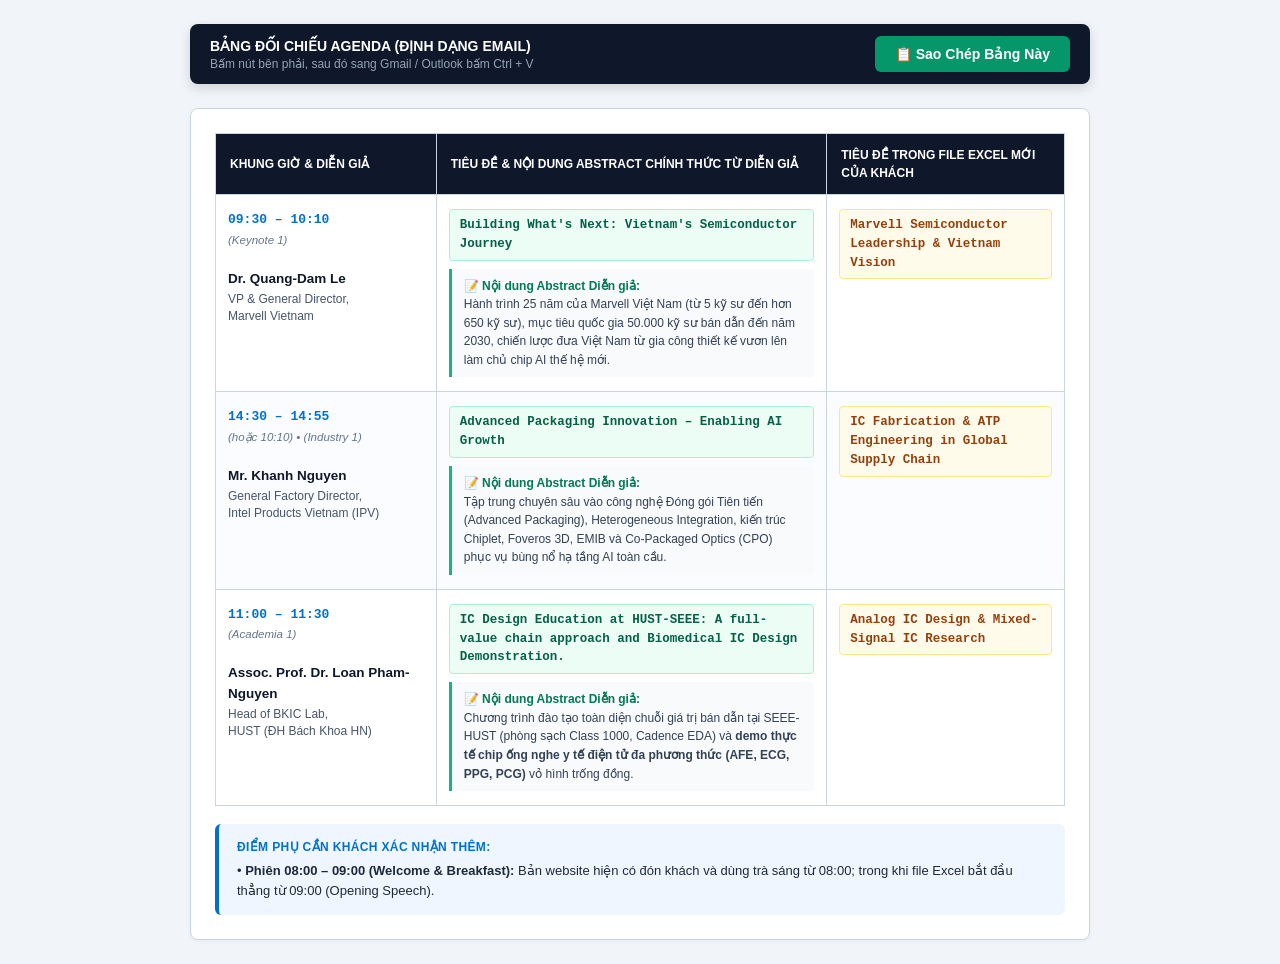
<file: agenda_client_review.html>
<!DOCTYPE html>
<html lang="vi">
<head>
  <meta charset="UTF-8">
  <title>Vietnam Semiconductor Summit 2026 - Bảng Đối Chiếu Agenda Dán Vào Email</title>
  <style>
    /* Nút copy trên trình duyệt (không bị dán vào email) */
    .top-action-bar {
      position: sticky;
      top: 0;
      background: #0f172a;
      color: #ffffff;
      padding: 12px 20px;
      display: flex;
      justify-content: space-between;
      align-items: center;
      border-radius: 8px;
      margin-bottom: 24px;
      box-shadow: 0 4px 12px rgba(0,0,0,0.15);
      font-family: -apple-system, BlinkMacSystemFont, "Segoe UI", Roboto, sans-serif;
      z-index: 100;
    }
    .btn-copy {
      background: #059669;
      color: #ffffff;
      border: none;
      padding: 10px 20px;
      font-size: 14px;
      font-weight: 700;
      border-radius: 6px;
      cursor: pointer;
      display: flex;
      align-items: center;
      gap: 8px;
      transition: background 0.2s, transform 0.1s;
    }
    .btn-copy:hover {
      background: #047857;
      transform: translateY(-1px);
    }
    .btn-copy:active {
      transform: translateY(0);
    }
    #toast-msg {
      display: none;
      color: #34d399;
      font-weight: 700;
      font-size: 13px;
    }
  </style>
</head>
<body style="margin: 0; padding: 24px 16px; background-color: #f1f5f9; font-family: -apple-system, BlinkMacSystemFont, 'Segoe UI', Roboto, Helvetica, Arial, sans-serif; color: #1e293b; -webkit-font-smoothing: antialiased;">

  <div style="max-width: 900px; margin: 0 auto;">

    <!-- Thanh nút bấm hỗ trợ Copy nhanh -->
    <div class="top-action-bar">
      <div>
        <strong style="font-size: 14px;">BẢNG ĐỐI CHIẾU AGENDA (ĐỊNH DẠNG EMAIL)</strong>
        <div style="font-size: 12px; color: #94a3b8; margin-top: 2px;">Bấm nút bên phải, sau đó sang Gmail / Outlook bấm Ctrl + V</div>
      </div>
      <div style="display: flex; align-items: center; gap: 12px;">
        <span id="toast-msg">✅ Đã copy! Hãy dán (Ctrl + V) vào email</span>
        <button class="btn-copy" onclick="copyTableSnippet()">
          📋 Sao Chép Bảng Này
        </button>
      </div>
    </div>

    <!-- KHU VỰC ĐƯỢC SAO CHÉP ĐỂ DÁN VÀO GIỮA EMAIL (INLINE CSS 100%) -->
    <div id="email-table-snippet" style="background-color: #ffffff; border: 1px solid #cbd5e1; border-radius: 8px; padding: 24px; box-shadow: 0 2px 4px rgba(0,0,0,0.04);">
      
      <!-- Bảng đối chiếu 3 cột -->
      <table style="width: 100%; border-collapse: collapse; border: 1px solid #cbd5e1; font-family: Arial, sans-serif; font-size: 13px; line-height: 1.5; color: #1e293b;">
        <thead>
          <tr style="background-color: #0f172a; color: #ffffff;">
            <th style="padding: 12px 14px; border: 1px solid #cbd5e1; text-align: left; width: 26%; font-size: 12px; font-weight: bold; text-transform: uppercase;">
              Khung giờ & Diễn giả
            </th>
            <th style="padding: 12px 14px; border: 1px solid #cbd5e1; text-align: left; width: 46%; font-size: 12px; font-weight: bold; text-transform: uppercase;">
              Tiêu đề & Nội dung Abstract CHÍNH THỨC từ Diễn giả
            </th>
            <th style="padding: 12px 14px; border: 1px solid #cbd5e1; text-align: left; width: 28%; font-size: 12px; font-weight: bold; text-transform: uppercase;">
              Tiêu đề trong FILE EXCEL MỚI của Khách
            </th>
          </tr>
        </thead>
        <tbody>
          
          <!-- Dòng 1: Marvell VP -->
          <tr style="background-color: #ffffff;">
            <td style="padding: 14px 12px; border: 1px solid #cbd5e1; vertical-align: top;">
              <strong style="color: #0072ce; font-family: Consolas, monospace; font-size: 13px;">09:30 – 10:10</strong><br>
              <em style="color: #64748b; font-size: 11.5px;">(Keynote 1)</em><br><br>
              <strong style="color: #0f172a; font-size: 13.5px;">Dr. Quang-Dam Le</strong><br>
              <span style="color: #475569; font-size: 12px; line-height: 1.4; display: inline-block; margin-top: 2px;">
                VP & General Director,<br>Marvell Vietnam
              </span>
            </td>
            <td style="padding: 14px 12px; border: 1px solid #cbd5e1; vertical-align: top;">
              <div style="background-color: #ecfdf5; color: #065f46; border: 1px solid #a7f3d0; padding: 6px 10px; border-radius: 4px; font-weight: bold; font-family: Consolas, monospace; font-size: 12.5px; margin-bottom: 8px; display: inline-block;">
                Building What's Next: Vietnam's Semiconductor Journey
              </div>
              <div style="background-color: #f8fafc; border-left: 3px solid #10b981; padding: 8px 12px; font-size: 12px; color: #334155; line-height: 1.55; border-radius: 0 4px 4px 0;">
                <strong style="color: #047857;">📝 Nội dung Abstract Diễn giả:</strong><br>
                Hành trình 25 năm của Marvell Việt Nam (từ 5 kỹ sư đến hơn 650 kỹ sư), mục tiêu quốc gia 50.000 kỹ sư bán dẫn đến năm 2030, chiến lược đưa Việt Nam từ gia công thiết kế vươn lên làm chủ chip AI thế hệ mới.
              </div>
            </td>
            <td style="padding: 14px 12px; border: 1px solid #cbd5e1; vertical-align: top;">
              <div style="background-color: #fffbeb; color: #92400e; border: 1px solid #fde68a; padding: 6px 10px; border-radius: 4px; font-weight: bold; font-family: Consolas, monospace; font-size: 12.5px; display: inline-block;">
                Marvell Semiconductor Leadership & Vietnam Vision
              </div>
            </td>
          </tr>

          <!-- Dòng 2: Intel Factory Director -->
          <tr style="background-color: #fafcff;">
            <td style="padding: 14px 12px; border: 1px solid #cbd5e1; vertical-align: top;">
              <strong style="color: #0072ce; font-family: Consolas, monospace; font-size: 13px;">14:30 – 14:55</strong><br>
              <em style="color: #64748b; font-size: 11.5px;">(hoặc 10:10) • (Industry 1)</em><br><br>
              <strong style="color: #0f172a; font-size: 13.5px;">Mr. Khanh Nguyen</strong><br>
              <span style="color: #475569; font-size: 12px; line-height: 1.4; display: inline-block; margin-top: 2px;">
                General Factory Director,<br>Intel Products Vietnam (IPV)
              </span>
            </td>
            <td style="padding: 14px 12px; border: 1px solid #cbd5e1; vertical-align: top;">
              <div style="background-color: #ecfdf5; color: #065f46; border: 1px solid #a7f3d0; padding: 6px 10px; border-radius: 4px; font-weight: bold; font-family: Consolas, monospace; font-size: 12.5px; margin-bottom: 8px; display: inline-block;">
                Advanced Packaging Innovation – Enabling AI Growth
              </div>
              <div style="background-color: #f8fafc; border-left: 3px solid #10b981; padding: 8px 12px; font-size: 12px; color: #334155; line-height: 1.55; border-radius: 0 4px 4px 0;">
                <strong style="color: #047857;">📝 Nội dung Abstract Diễn giả:</strong><br>
                Tập trung chuyên sâu vào công nghệ Đóng gói Tiên tiến (Advanced Packaging), Heterogeneous Integration, kiến trúc Chiplet, Foveros 3D, EMIB và Co-Packaged Optics (CPO) phục vụ bùng nổ hạ tầng AI toàn cầu.
              </div>
            </td>
            <td style="padding: 14px 12px; border: 1px solid #cbd5e1; vertical-align: top;">
              <div style="background-color: #fffbeb; color: #92400e; border: 1px solid #fde68a; padding: 6px 10px; border-radius: 4px; font-weight: bold; font-family: Consolas, monospace; font-size: 12.5px; display: inline-block;">
                IC Fabrication & ATP Engineering in Global Supply Chain
              </div>
            </td>
          </tr>

          <!-- Dòng 3: HUST Assoc. Prof. -->
          <tr style="background-color: #ffffff;">
            <td style="padding: 14px 12px; border: 1px solid #cbd5e1; vertical-align: top;">
              <strong style="color: #0072ce; font-family: Consolas, monospace; font-size: 13px;">11:00 – 11:30</strong><br>
              <em style="color: #64748b; font-size: 11.5px;">(Academia 1)</em><br><br>
              <strong style="color: #0f172a; font-size: 13.5px;">Assoc. Prof. Dr. Loan Pham-Nguyen</strong><br>
              <span style="color: #475569; font-size: 12px; line-height: 1.4; display: inline-block; margin-top: 2px;">
                Head of BKIC Lab,<br>HUST (ĐH Bách Khoa HN)
              </span>
            </td>
            <td style="padding: 14px 12px; border: 1px solid #cbd5e1; vertical-align: top;">
              <div style="background-color: #ecfdf5; color: #065f46; border: 1px solid #a7f3d0; padding: 6px 10px; border-radius: 4px; font-weight: bold; font-family: Consolas, monospace; font-size: 12.5px; margin-bottom: 8px; display: inline-block;">
                IC Design Education at HUST-SEEE: A full-value chain approach and Biomedical IC Design Demonstration.
              </div>
              <div style="background-color: #f8fafc; border-left: 3px solid #10b981; padding: 8px 12px; font-size: 12px; color: #334155; line-height: 1.55; border-radius: 0 4px 4px 0;">
                <strong style="color: #047857;">📝 Nội dung Abstract Diễn giả:</strong><br>
                Chương trình đào tạo toàn diện chuỗi giá trị bán dẫn tại SEEE-HUST (phòng sạch Class 1000, Cadence EDA) và <strong>demo thực tế chip ống nghe y tế điện tử đa phương thức (AFE, ECG, PPG, PCG)</strong> vỏ hình trống đồng.
              </div>
            </td>
            <td style="padding: 14px 12px; border: 1px solid #cbd5e1; vertical-align: top;">
              <div style="background-color: #fffbeb; color: #92400e; border: 1px solid #fde68a; padding: 6px 10px; border-radius: 4px; font-weight: bold; font-family: Consolas, monospace; font-size: 12.5px; display: inline-block;">
                Analog IC Design & Mixed-Signal IC Research
              </div>
            </td>
          </tr>

        </tbody>
      </table>

      <!-- Hộp ghi chú thêm cho phiên ăn sáng -->
      <div style="background-color: #eff6ff; border-left: 4px solid #0072ce; padding: 14px 18px; margin-top: 18px; border-radius: 6px; font-family: Arial, sans-serif; font-size: 13px; line-height: 1.55;">
        <strong style="color: #0072ce; text-transform: uppercase; font-size: 12px; letter-spacing: 0.03em; display: block; margin-bottom: 4px;">
          Điểm phụ cần khách xác nhận thêm:
        </strong>
        <span style="color: #1e293b;">
          • <strong>Phiên 08:00 – 09:00 (Welcome & Breakfast):</strong> Bản website hiện có đón khách và dùng trà sáng từ 08:00; trong khi file Excel bắt đầu thẳng từ 09:00 (Opening Speech).
        </span>
      </div>

    </div>

  </div>

  <script>
    function copyTableSnippet() {
      const container = document.getElementById('email-table-snippet');
      const htmlContent = container.innerHTML;
      const textContent = container.innerText;

      if (navigator.clipboard && window.ClipboardItem) {
        const htmlBlob = new Blob([htmlContent], { type: 'text/html' });
        const textBlob = new Blob([textContent], { type: 'text/plain' });
        navigator.clipboard.write([
          new ClipboardItem({
            'text/html': htmlBlob,
            'text/plain': textBlob
          })
        ]).then(() => {
          showToast();
        }).catch(() => {
          manualSelectAndCopy(container);
        });
      } else {
        manualSelectAndCopy(container);
      }
    }

    function manualSelectAndCopy(elem) {
      const range = document.createRange();
      range.selectNode(elem);
      window.getSelection().removeAllRanges();
      window.getSelection().addRange(range);
      document.execCommand('copy');
      window.getSelection().removeAllRanges();
      showToast();
    }

    function showToast() {
      const toast = document.getElementById('toast-msg');
      toast.style.display = 'inline-block';
      setTimeout(() => {
        toast.style.display = 'none';
      }, 3500);
    }
  </script>

</body>
</html>
</file>
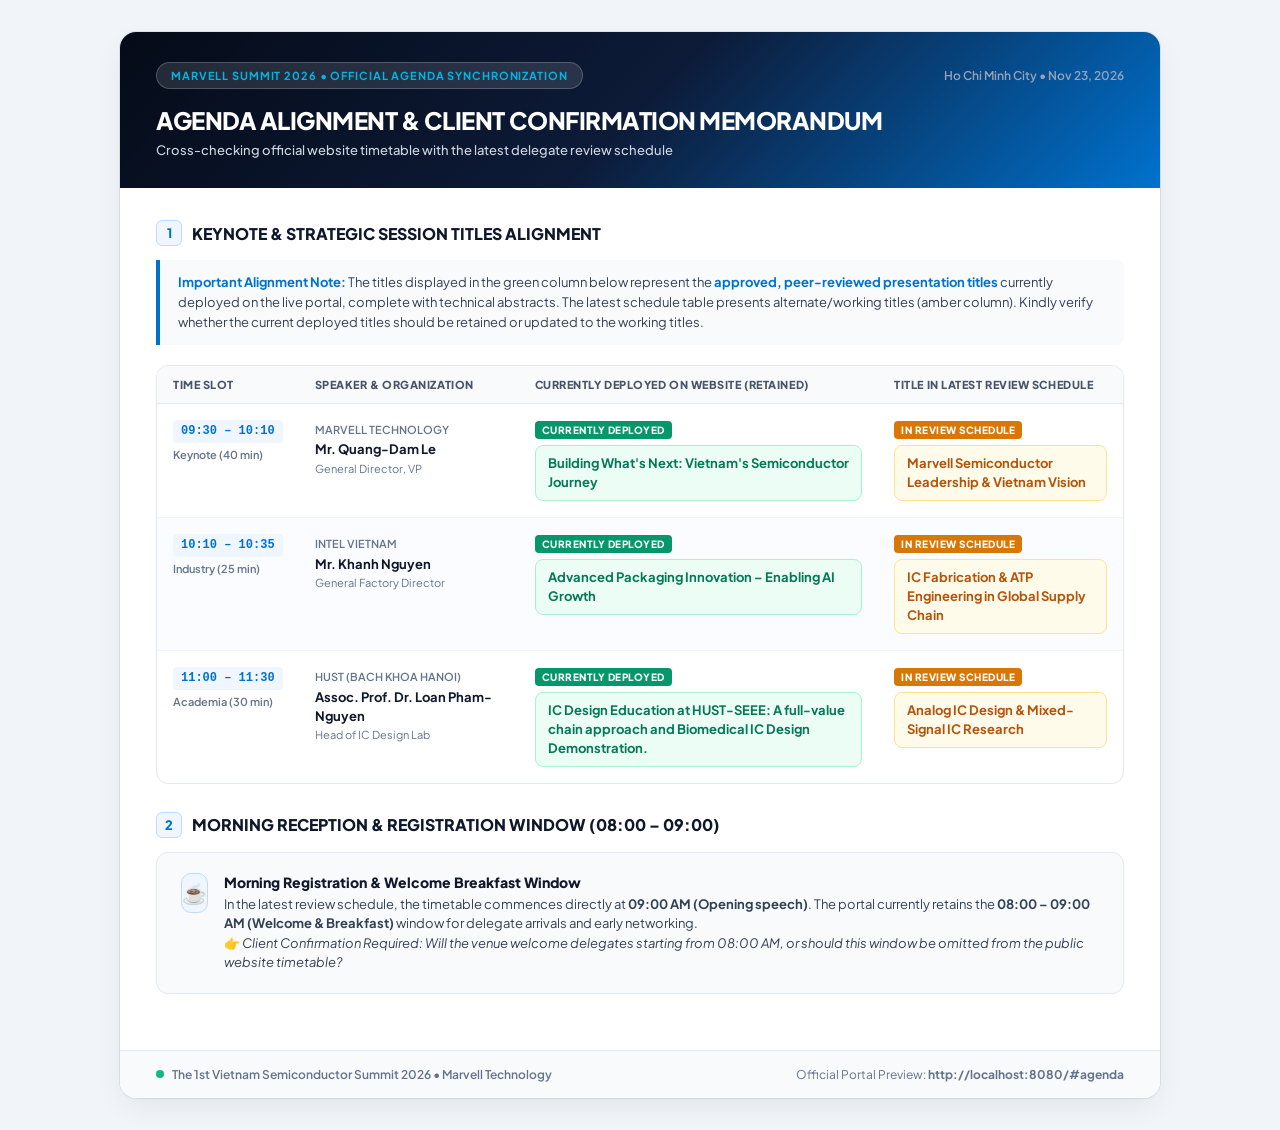
<file: agenda_client_review_en.html>
<!DOCTYPE html>
<html lang="en">
<head>
  <meta charset="UTF-8">
  <title>Marvell Summit 2026 - Agenda Review Note (English)</title>
  <link rel="preconnect" href="https://fonts.googleapis.com">
  <link rel="preconnect" href="https://fonts.gstatic.com" crossorigin>
  <link href="https://fonts.googleapis.com/css2?family=Plus+Jakarta+Sans:wght@400;500;600;700;800&display=swap" rel="stylesheet">
  <style>
    * { box-sizing: border-box; margin: 0; padding: 0; }
    body {
      font-family: 'Plus Jakarta Sans', -apple-system, BlinkMacSystemFont, "Segoe UI", Roboto, sans-serif;
      background: #f1f5f9;
      color: #0f172a;
      padding: 32px;
      display: flex;
      justify-content: center;
      align-items: flex-start;
      -webkit-font-smoothing: antialiased;
    }
    .card {
      width: 1040px;
      background: #ffffff;
      border-radius: 16px;
      box-shadow: 0 10px 30px -5px rgba(0, 0, 0, 0.08), 0 0 0 1px rgba(15, 23, 42, 0.08);
      overflow: hidden;
    }
    .header {
      background: linear-gradient(135deg, #050b18 0%, #0d1b38 50%, #0072ce 100%);
      color: #ffffff;
      padding: 30px 36px;
      position: relative;
    }
    .header-top {
      display: flex;
      justify-content: space-between;
      align-items: center;
      margin-bottom: 16px;
    }
    .brand-badge {
      display: inline-flex;
      align-items: center;
      gap: 8px;
      background: rgba(255, 255, 255, 0.12);
      border: 1px solid rgba(255, 255, 255, 0.2);
      padding: 6px 14px;
      border-radius: 9999px;
      font-size: 11px;
      font-weight: 700;
      letter-spacing: 0.08em;
      text-transform: uppercase;
      color: #00b5e2;
    }
    .date-badge {
      font-size: 12px;
      color: #94a3b8;
      font-weight: 600;
    }
    .header h1 {
      font-size: 24px;
      font-weight: 800;
      letter-spacing: -0.02em;
      line-height: 1.3;
      margin-bottom: 6px;
    }
    .header p {
      font-size: 13px;
      color: #cbd5e1;
      font-weight: 500;
    }
    .content {
      padding: 32px 36px;
    }
    .section-title {
      display: flex;
      align-items: center;
      gap: 10px;
      font-size: 16px;
      font-weight: 800;
      color: #0f172a;
      margin-bottom: 14px;
    }
    .section-icon {
      width: 26px;
      height: 26px;
      border-radius: 6px;
      background: #eff6ff;
      color: #0072ce;
      display: flex;
      align-items: center;
      justify-content: center;
      font-size: 13px;
      font-weight: 800;
      border: 1px solid #bfdbfe;
    }
    .notice-box {
      background: #f8fafc;
      border-left: 4px solid #0072ce;
      border-radius: 0 8px 8px 0;
      padding: 12px 18px;
      margin-bottom: 20px;
      font-size: 13px;
      line-height: 1.55;
      color: #334155;
    }
    .notice-box strong {
      color: #0072ce;
    }
    table {
      width: 100%;
      border-collapse: separate;
      border-spacing: 0;
      margin-bottom: 28px;
      border: 1px solid #e2e8f0;
      border-radius: 12px;
      overflow: hidden;
    }
    th {
      background: #f8fafc;
      padding: 12px 16px;
      text-align: left;
      font-size: 11px;
      font-weight: 800;
      letter-spacing: 0.05em;
      text-transform: uppercase;
      color: #475569;
      border-bottom: 1px solid #e2e8f0;
    }
    td {
      padding: 16px;
      font-size: 13px;
      line-height: 1.45;
      border-bottom: 1px solid #f1f5f9;
      vertical-align: top;
    }
    tr:last-child td {
      border-bottom: none;
    }
    tr:nth-child(even) td {
      background: #fafcff;
    }
    .time-tag {
      font-family: monospace;
      font-size: 12px;
      font-weight: 700;
      color: #0072ce;
      background: #eff6ff;
      padding: 3px 8px;
      border-radius: 4px;
      display: inline-block;
      white-space: nowrap;
    }
    .speaker-name {
      font-weight: 700;
      color: #0f172a;
      display: block;
      margin-top: 2px;
    }
    .org-name {
      font-size: 11px;
      color: #64748b;
      font-weight: 600;
    }
    .current-title {
      color: #047857;
      font-weight: 700;
      background: #ecfdf5;
      border: 1px solid #a7f3d0;
      padding: 8px 12px;
      border-radius: 8px;
    }
    .new-title {
      color: #b45309;
      font-weight: 700;
      background: #fffbeb;
      border: 1px solid #fde68a;
      padding: 8px 12px;
      border-radius: 8px;
    }
    .pill {
      display: inline-block;
      font-size: 10px;
      font-weight: 800;
      text-transform: uppercase;
      letter-spacing: 0.05em;
      padding: 2px 7px;
      border-radius: 4px;
      margin-bottom: 6px;
    }
    .pill-green {
      background: #059669;
      color: #ffffff;
    }
    .pill-amber {
      background: #d97706;
      color: #ffffff;
    }
    .box-secondary {
      background: #f8fafc;
      border: 1px solid #e2e8f0;
      border-radius: 12px;
      padding: 20px 24px;
      display: flex;
      gap: 16px;
      align-items: flex-start;
      margin-bottom: 24px;
    }
    .box-icon-clock {
      width: 40px;
      height: 40px;
      border-radius: 10px;
      background: #eff6ff;
      border: 1px solid #bfdbfe;
      color: #0072ce;
      display: flex;
      align-items: center;
      justify-content: center;
      font-size: 20px;
      shrink-0: 0;
    }
    .box-text h3 {
      font-size: 14px;
      font-weight: 800;
      color: #0f172a;
      margin-bottom: 4px;
    }
    .box-text p {
      font-size: 13px;
      color: #334155;
      line-height: 1.5;
    }
    .footer {
      border-top: 1px solid #e2e8f0;
      padding: 16px 36px;
      background: #f8fafc;
      display: flex;
      justify-content: space-between;
      align-items: center;
      font-size: 12px;
      color: #64748b;
    }
    .footer-left {
      display: flex;
      align-items: center;
      gap: 8px;
      font-weight: 600;
    }
    .status-dot {
      width: 8px;
      height: 8px;
      border-radius: 50%;
      background: #10b981;
      display: inline-block;
    }
  </style>
</head>
<body>

  <div class="card">
    <!-- Header -->
    <div class="header">
      <div class="header-top">
        <div class="brand-badge">MARVELL SUMMIT 2026 • OFFICIAL AGENDA SYNCHRONIZATION</div>
        <div class="date-badge">Ho Chi Minh City • Nov 23, 2026</div>
      </div>
      <h1>AGENDA ALIGNMENT & CLIENT CONFIRMATION MEMORANDUM</h1>
      <p>Cross-checking official website timetable with the latest delegate review schedule</p>
    </div>

    <!-- Content -->
    <div class="content">

      <!-- Section 1 -->
      <div class="section-title">
        <span class="section-icon">1</span>
        <span>KEYNOTE & STRATEGIC SESSION TITLES ALIGNMENT</span>
      </div>

      <div class="notice-box">
        <strong>Important Alignment Note:</strong> The titles displayed in the green column below represent the <strong>approved, peer-reviewed presentation titles</strong> currently deployed on the live portal, complete with technical abstracts. The latest schedule table presents alternate/working titles (amber column). Kindly verify whether the current deployed titles should be retained or updated to the working titles.
      </div>

      <table>
        <thead>
          <tr>
            <th style="width: 130px;">Time Slot</th>
            <th style="width: 220px;">Speaker & Organization</th>
            <th>Currently Deployed on Website (Retained)</th>
            <th>Title in Latest Review Schedule</th>
          </tr>
        </thead>
        <tbody>
          <tr>
            <td>
              <span class="time-tag">09:30 – 10:10</span>
              <div style="font-size: 11px; color: #64748b; margin-top: 4px; font-weight: 600;">Keynote (40 min)</div>
            </td>
            <td>
              <span class="org-name">MARVELL TECHNOLOGY</span>
              <span class="speaker-name">Mr. Quang-Dam Le</span>
              <span style="font-size: 11px; color: #64748b;">General Director, VP</span>
            </td>
            <td>
              <span class="pill pill-green">CURRENTLY DEPLOYED</span>
              <div class="current-title">
                Building What's Next: Vietnam's Semiconductor Journey
              </div>
            </td>
            <td>
              <span class="pill pill-amber">IN REVIEW SCHEDULE</span>
              <div class="new-title">
                Marvell Semiconductor Leadership & Vietnam Vision
              </div>
            </td>
          </tr>

          <tr>
            <td>
              <span class="time-tag">10:10 – 10:35</span>
              <div style="font-size: 11px; color: #64748b; margin-top: 4px; font-weight: 600;">Industry (25 min)</div>
            </td>
            <td>
              <span class="org-name">INTEL VIETNAM</span>
              <span class="speaker-name">Mr. Khanh Nguyen</span>
              <span style="font-size: 11px; color: #64748b;">General Factory Director</span>
            </td>
            <td>
              <span class="pill pill-green">CURRENTLY DEPLOYED</span>
              <div class="current-title">
                Advanced Packaging Innovation – Enabling AI Growth
              </div>
            </td>
            <td>
              <span class="pill pill-amber">IN REVIEW SCHEDULE</span>
              <div class="new-title">
                IC Fabrication & ATP Engineering in Global Supply Chain
              </div>
            </td>
          </tr>

          <tr>
            <td>
              <span class="time-tag">11:00 – 11:30</span>
              <div style="font-size: 11px; color: #64748b; margin-top: 4px; font-weight: 600;">Academia (30 min)</div>
            </td>
            <td>
              <span class="org-name">HUST (BACH KHOA HANOI)</span>
              <span class="speaker-name">Assoc. Prof. Dr. Loan Pham-Nguyen</span>
              <span style="font-size: 11px; color: #64748b;">Head of IC Design Lab</span>
            </td>
            <td>
              <span class="pill pill-green">CURRENTLY DEPLOYED</span>
              <div class="current-title">
                IC Design Education at HUST-SEEE: A full-value chain approach and Biomedical IC Design Demonstration.
              </div>
            </td>
            <td>
              <span class="pill pill-amber">IN REVIEW SCHEDULE</span>
              <div class="new-title">
                Analog IC Design & Mixed-Signal IC Research
              </div>
            </td>
          </tr>
        </tbody>
      </table>

      <!-- Section 2 -->
      <div class="section-title">
        <span class="section-icon">2</span>
        <span>MORNING RECEPTION & REGISTRATION WINDOW (08:00 – 09:00)</span>
      </div>

      <div class="box-secondary">
        <div class="box-icon-clock">☕</div>
        <div class="box-text">
          <h3>Morning Registration & Welcome Breakfast Window</h3>
          <p>
            In the latest review schedule, the timetable commences directly at <strong>09:00 AM (Opening speech)</strong>. The portal currently retains the <strong>08:00 – 09:00 AM (Welcome & Breakfast)</strong> window for delegate arrivals and early networking.
            <br>
            👉 <em>Client Confirmation Required: Will the venue welcome delegates starting from 08:00 AM, or should this window be omitted from the public website timetable?</em>
          </p>
        </div>
      </div>

    </div>

    <!-- Footer -->
    <div class="footer">
      <div class="footer-left">
        <span class="status-dot"></span>
        <span>The 1st Vietnam Semiconductor Summit 2026 • Marvell Technology</span>
      </div>
      <div>Official Portal Preview: <strong>http://localhost:8080/#agenda</strong></div>
    </div>
  </div>

</body>
</html>
</file>
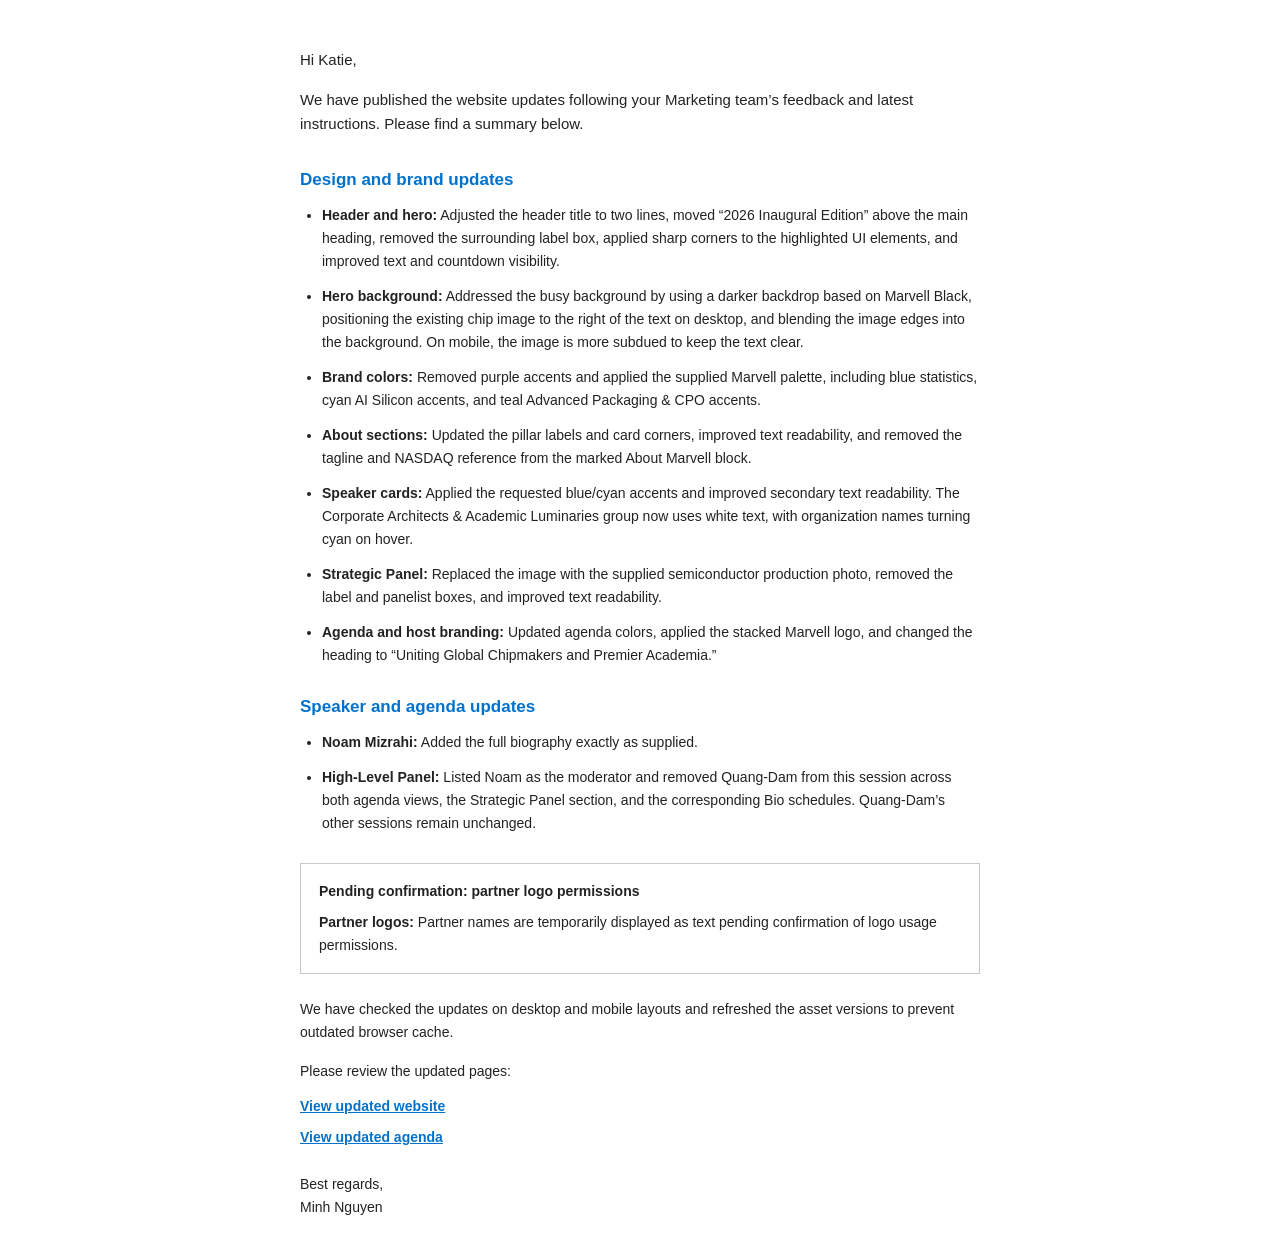
<file: output/website-update-email.html>
<!DOCTYPE html>
<html lang="en">
<head>
  <meta charset="UTF-8">
  <meta name="viewport" content="width=device-width, initial-scale=1.0">
  <title>Vietnam Semiconductor Summit 2026 – Website Updates</title>
</head>
<body style="margin:0;padding:24px 12px;background-color:#ffffff;color:#212322;font-family:Arial,Helvetica,sans-serif;">
  <table role="presentation" cellpadding="0" cellspacing="0" border="0" width="100%" style="width:100%;background-color:#ffffff;">
    <tr><td align="center">
      <table role="presentation" cellpadding="0" cellspacing="0" border="0" width="680" style="width:100%;max-width:680px;text-align:left;">
        <tr><td style="padding:24px 0 8px;font-size:15px;line-height:24px;">
          <p style="margin:0 0 16px;">Hi Katie,</p>
          <p style="margin:0 0 16px;">We have published the website updates following your Marketing team’s feedback and latest instructions. Please find a summary below.</p>
        </td></tr>
        <tr><td style="padding:8px 0 12px;font-size:17px;line-height:24px;font-weight:700;color:#0072ce;">Design and brand updates</td></tr>
        <tr><td style="font-size:14px;line-height:23px;">
          <ul style="margin:0;padding:0 0 0 22px;">
            <li style="margin:0 0 12px;"><strong>Header and hero:</strong> Adjusted the header title to two lines, moved “2026 Inaugural Edition” above the main heading, removed the surrounding label box, applied sharp corners to the highlighted UI elements, and improved text and countdown visibility.</li>
            <li style="margin:0 0 12px;"><strong>Hero background:</strong> Addressed the busy background by using a darker backdrop based on Marvell Black, positioning the existing chip image to the right of the text on desktop, and blending the image edges into the background. On mobile, the image is more subdued to keep the text clear.</li>
            <li style="margin:0 0 12px;"><strong>Brand colors:</strong> Removed purple accents and applied the supplied Marvell palette, including blue statistics, cyan AI Silicon accents, and teal Advanced Packaging &amp; CPO accents.</li>
            <li style="margin:0 0 12px;"><strong>About sections:</strong> Updated the pillar labels and card corners, improved text readability, and removed the tagline and NASDAQ reference from the marked About Marvell block.</li>
            <li style="margin:0 0 12px;"><strong>Speaker cards:</strong> Applied the requested blue/cyan accents and improved secondary text readability. The Corporate Architects &amp; Academic Luminaries group now uses white text, with organization names turning cyan on hover.</li>
            <li style="margin:0 0 12px;"><strong>Strategic Panel:</strong> Replaced the image with the supplied semiconductor production photo, removed the label and panelist boxes, and improved text readability.</li>
            <li style="margin:0 0 12px;"><strong>Agenda and host branding:</strong> Updated agenda colors, applied the stacked Marvell logo, and changed the heading to “Uniting Global Chipmakers and Premier Academia.”</li>
          </ul>
        </td></tr>
        <tr><td style="padding:16px 0 12px;font-size:17px;line-height:24px;font-weight:700;color:#0072ce;">Speaker and agenda updates</td></tr>
        <tr><td style="font-size:14px;line-height:23px;">
          <ul style="margin:0;padding:0 0 0 22px;">
            <li style="margin:0 0 12px;"><strong>Noam Mizrahi:</strong> Added the full biography exactly as supplied.</li>
            <li style="margin:0 0 12px;"><strong>High-Level Panel:</strong> Listed Noam as the moderator and removed Quang-Dam from this session across both agenda views, the Strategic Panel section, and the corresponding Bio schedules. Quang-Dam’s other sessions remain unchanged.</li>
          </ul>
        </td></tr>
        <tr><td style="padding:16px 0 8px;">
          <table role="presentation" cellpadding="0" cellspacing="0" border="0" width="100%" style="width:100%;border:1px solid #c8c9c7;">
            <tr><td style="padding:16px 18px;font-size:14px;line-height:23px;">
              <p style="margin:0 0 8px;font-weight:700;">Pending confirmation: partner logo permissions</p>
              <p style="margin:0;"><strong>Partner logos:</strong> Partner names are temporarily displayed as text pending confirmation of logo usage permissions.</p>
            </td></tr>
          </table>
        </td></tr>
        <tr><td style="padding:16px 0;font-size:14px;line-height:23px;">
          <p style="margin:0 0 16px;">We have checked the updates on desktop and mobile layouts and refreshed the asset versions to prevent outdated browser cache.</p>
          <p style="margin:0 0 12px;">Please review the updated pages:</p>
          <p style="margin:0 0 8px;"><a href="https://vietnam-semiconductor-summit-2026.marvell.com/" style="color:#0072ce;text-decoration:underline;font-weight:700;">View updated website</a></p>
          <p style="margin:0 0 24px;"><a href="https://vietnam-semiconductor-summit-2026.marvell.com/agenda.html" style="color:#0072ce;text-decoration:underline;font-weight:700;">View updated agenda</a></p>
          <p style="margin:0;">Best regards,<br>Minh Nguyen</p>
        </td></tr>
      </table>
    </td></tr>
  </table>
</body>
</html>
</file>
